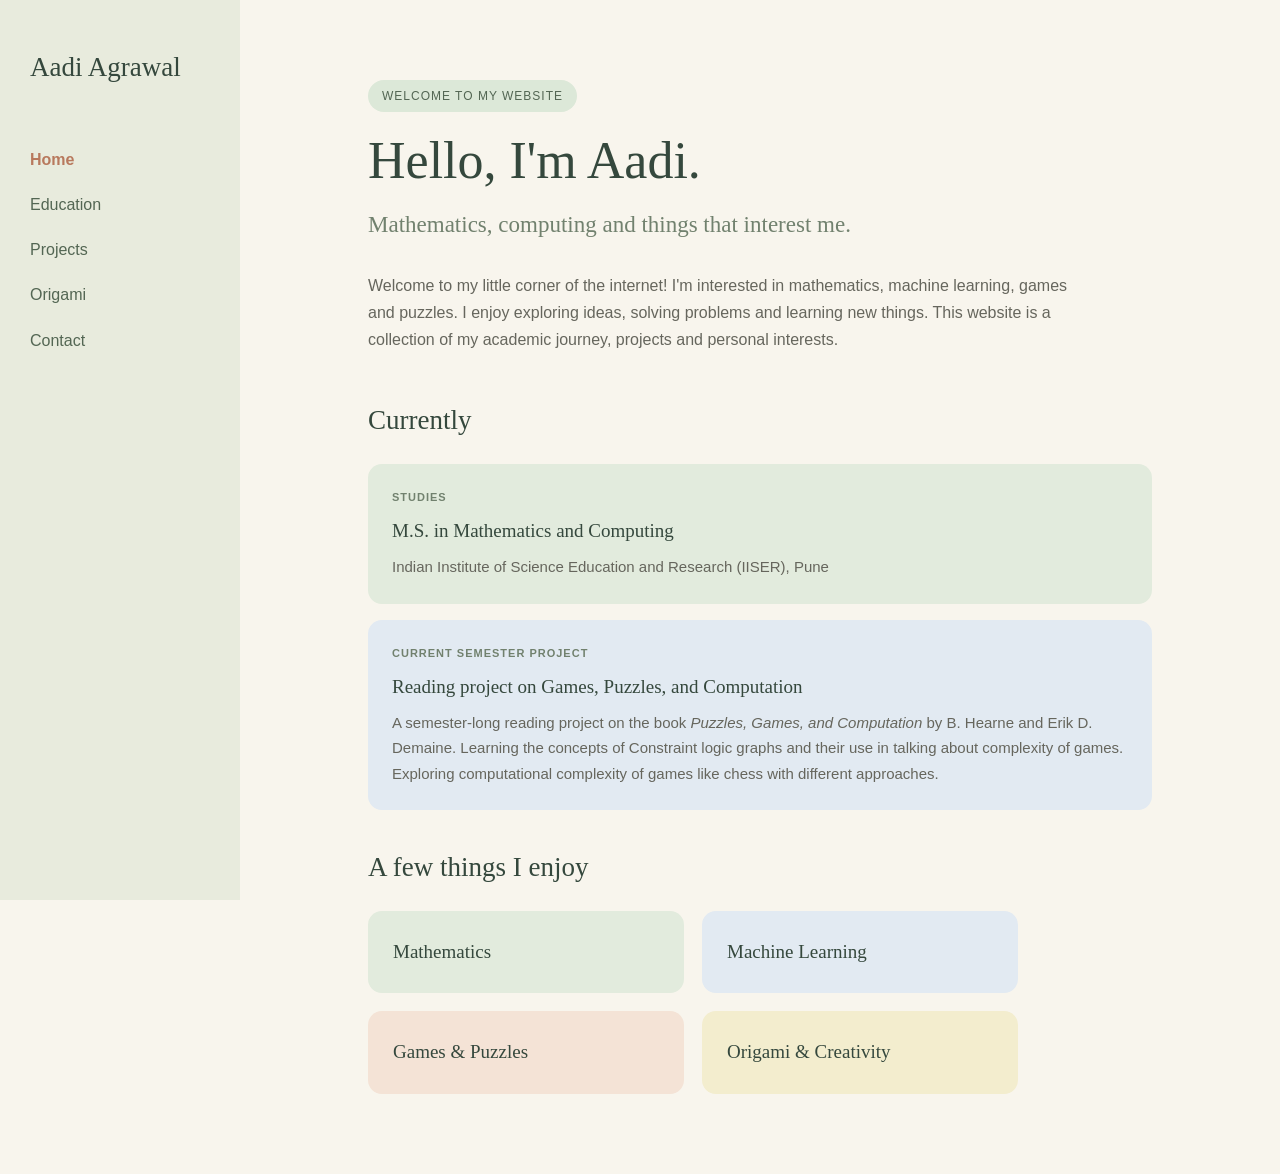
<file: index.html>
<!DOCTYPE html>
<html lang="en">
<head>
  <meta charset="UTF-8">
  <meta name="viewport" content="width=device-width, initial-scale=1.0">

  <title>Aadi Agrawal | Portfolio</title>

  <link rel="stylesheet" href="css/style.css">
  <script src="js/main.js" defer></script>
</head>

<body>

  <aside class="sidebar">
    <div class="logo">Aadi Agrawal</div>

    <nav>
      <a href="index.html">Home</a>
      <a href="education.html">Education</a>
      <a href="projects.html">Projects</a>
      <a href="origami.html">Origami</a>
      <a href="contact.html">Contact</a>
    </nav>
  </aside>

  <main>

    <div class="welcome">WELCOME TO MY WEBSITE</div>

    <h1>Hello, I'm Aadi.</h1>

    <p class="subtitle">
      Mathematics, computing and things that interest me.
    </p>

    <p class="intro">
      Welcome to my little corner of the internet! I'm interested in
      mathematics, machine learning, games and puzzles. I enjoy exploring
      ideas, solving problems and learning new things. This website is a
      collection of my academic journey, projects and personal interests.
    </p>

    <section class="current-section">

      <h2 class="section-title">Currently</h2>

      <div class="card green">
        <div class="card-label">STUDIES</div>

        <h3>M.S. in Mathematics and Computing</h3>

        <p>
          Indian Institute of Science Education and Research (IISER), Pune
        </p>
      </div>

      <div class="card blue">
        <div class="card-label">CURRENT SEMESTER PROJECT</div>

        <h3>Reading project on Games, Puzzles, and Computation</h3>

        <p>
          A semester-long reading project on the book 
          <em>Puzzles, Games, and Computation</em>
          by B. Hearne and Erik D. Demaine.
          Learning the concepts of Constraint logic graphs and their use in talking about complexity of games.
          Exploring computational complexity of games like chess with different approaches.
        </p>

      </div>

    </section>

      <h2 class="section-title">A few things I enjoy</h2>

    <div class="interest-grid">
      <a href="education.html" class="interest green">
        Mathematics
      </a>

      <a href="projects.html#machine-learning" class="interest blue">
        Machine Learning
      </a>

      <a href="projects.html#games-puzzles" class="interest peach">
        Games & Puzzles
      </a>

      <a href="origami.html" class="interest yellow">
        Origami & Creativity
      </a>
    </div>

    

  </main>

</body>
</html>
</file>
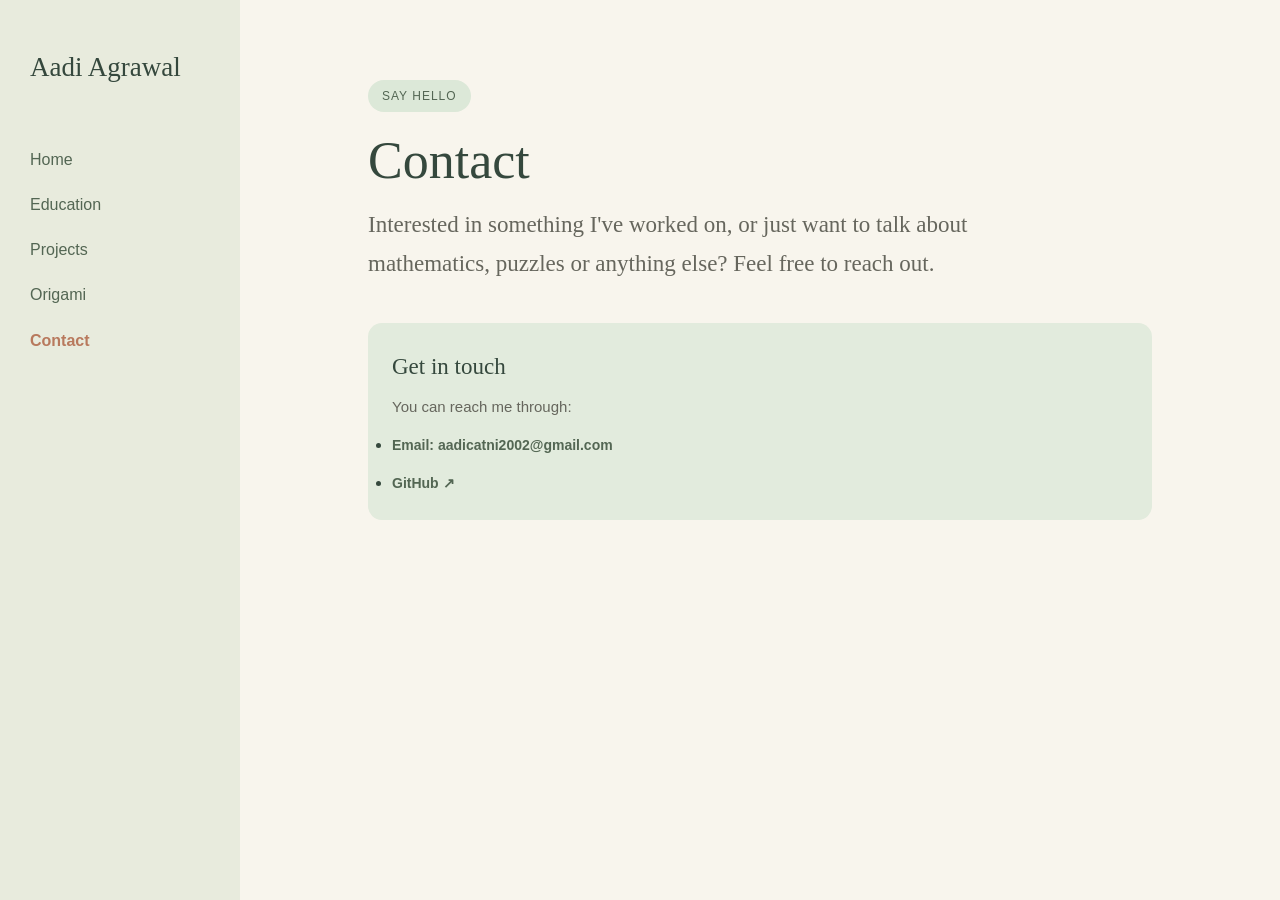
<file: contact.html>
<!DOCTYPE html>
<html lang="en">
<head>
  <meta charset="UTF-8">
  <meta name="viewport" content="width=device-width, initial-scale=1.0">

  <title>Contact | Aadi Agrawal</title>

  <link rel="stylesheet" href="css/style.css">
  <script src="js/main.js" defer></script>
</head>

<body>

  <aside class="sidebar">
    <div class="logo">Aadi Agrawal</div>

    <nav>
      <a href="index.html">Home</a>
      <a href="education.html">Education</a>
      <a href="projects.html">Projects</a>
      <a href="origami.html">Origami</a>
      <a href="contact.html">Contact</a>
    </nav>
  </aside>

  <main class="main-content">

    <div class="page-header">
      <p class="welcome">SAY HELLO</p>
      <h1>Contact</h1>

      <p class="subtitle">
        Interested in something I've worked on, or just want to talk
        about mathematics, puzzles or anything else? Feel free to reach out.
      </p>
    </div>

    <section class="card green">
      <h2>Get in touch</h2>

      <p>You can reach me through:</p>

      <ul>
        <li>
          <a href="mailto:aadicatni2002@gmail.com">
            Email: aadicatni2002@gmail.com
          </a>
        </li>

        <li>
          <a href="https://github.com/aadicatni"
             target="_blank" rel="noopener noreferrer">
            GitHub ↗
          </a>
        </li>
      </ul>
    </section>

  </main>

</body>
</html>
</file>
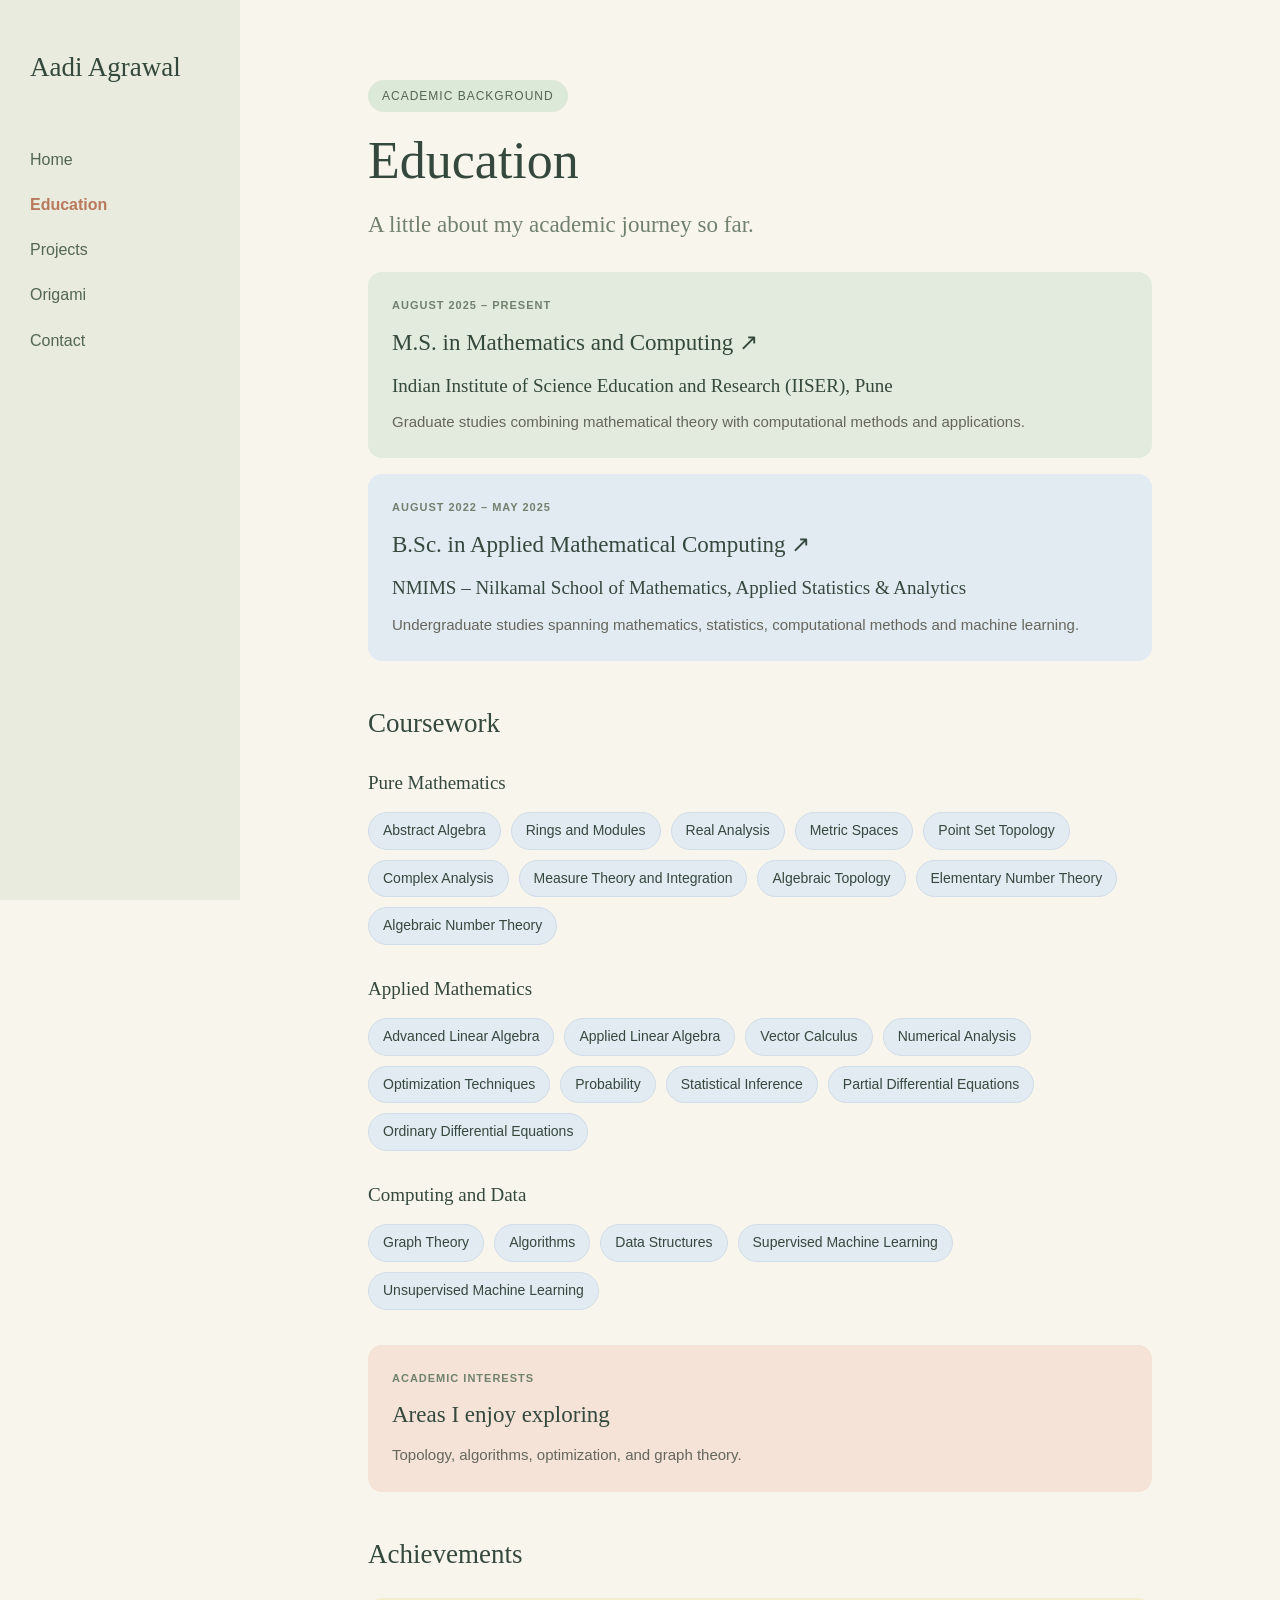
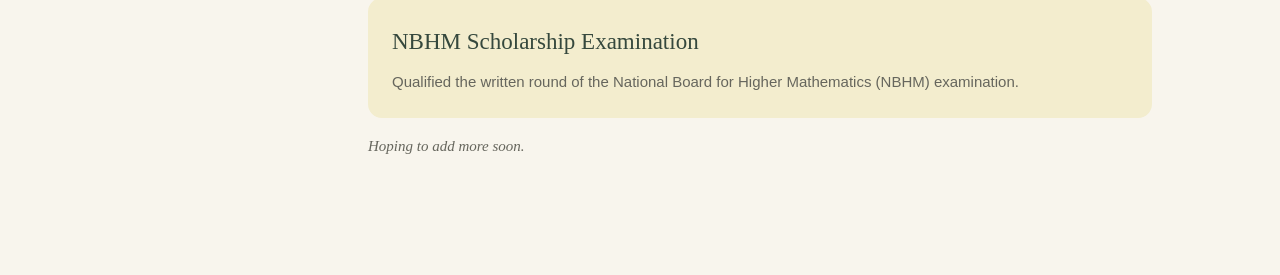
<file: education.html>
<!DOCTYPE html>
<html lang="en">
<head>
  <meta charset="UTF-8">
  <meta name="viewport" content="width=device-width, initial-scale=1.0">

  <title>Education | Aadi Agrawal</title>

  <link rel="stylesheet" href="css/style.css">
  <script src="js/main.js" defer></script>
</head>

<body>

  <aside class="sidebar">
    <div class="logo">Aadi Agrawal</div>

    <nav>
      <a href="index.html">Home</a>
      <a href="education.html">Education</a>
      <a href="projects.html">Projects</a>
      <a href="origami.html">Origami</a>
      <a href="contact.html">Contact</a>
    </nav>
  </aside>

  <main>

    <div class="welcome">ACADEMIC BACKGROUND</div>

    <h1>Education</h1>

    <p class="subtitle">
      A little about my academic journey so far.
    </p>

    <section class="card green">
      <div class="card-label">AUGUST 2025 – PRESENT</div>

      <h2>
        <a class="degree-link"
           href="https://www.iiserpune.ac.in/research/department/mathematics/admissions"
           target="_blank" rel="noopener noreferrer">
          M.S. in Mathematics and Computing ↗
        </a>
      </h2>

      <h3>Indian Institute of Science Education and Research (IISER), Pune</h3>

      <p>
        Graduate studies combining mathematical theory with computational
        methods and applications.
      </p>
    </section>

    <section class="card blue">
      <div class="card-label">AUGUST 2022 – MAY 2025</div>

      <h2>
        <a class="degree-link"
           href="https://mathematics.nmims.edu/academics/programs/bsc-applied-mathematical-computing/"
           target="_blank" rel="noopener noreferrer">
          B.Sc. in Applied Mathematical Computing ↗
        </a>
      </h2>

      <h3>
        NMIMS – Nilkamal School of Mathematics, Applied Statistics & Analytics
      </h3>

      <p>
        Undergraduate studies spanning mathematics, statistics,
        computational methods and machine learning.
      </p>
    </section>

    <section class="coursework-section">
      <h2 class="section-title">Coursework</h2>

      <div class="coursework-group">
        <h3>Pure Mathematics</h3>

        <div class="coursework-tags">
          <span>Abstract Algebra</span>
          <span>Rings and Modules</span>
          <span>Real Analysis</span>
          <span>Metric Spaces</span>
          <span>Point Set Topology</span>
          <span>Complex Analysis</span>
          <span>Measure Theory and Integration</span>
          <span>Algebraic Topology</span>
          <span>Elementary Number Theory</span>
          <span>Algebraic Number Theory</span>
        </div>
      </div>

      <div class="coursework-group">
        <h3>Applied Mathematics</h3>

        <div class="coursework-tags">
          <span>Advanced Linear Algebra</span>
          <span>Applied Linear Algebra</span>
          <span>Vector Calculus</span>
          <span>Numerical Analysis</span>
          <span>Optimization Techniques</span>
          <span>Probability</span>
          <span>Statistical Inference</span>
          <span>Partial Differential Equations</span>
          <span>Ordinary Differential Equations</span>
        </div>
      </div>

      <div class="coursework-group">
        <h3>Computing and Data</h3>

        <div class="coursework-tags">
          <span>Graph Theory</span>
          <span>Algorithms</span>
          <span>Data Structures</span>
          <span>Supervised Machine Learning</span>
          <span>Unsupervised Machine Learning</span>
        </div>
      </div>
    </section>

    <section class="card peach">
      <div class="card-label">ACADEMIC INTERESTS</div>

      <h2>Areas I enjoy exploring</h2>

      <p>
        Topology, algorithms, optimization, and graph theory.
      </p>
    </section>

    <section class="achievements-section">
      <h2 class="section-title">Achievements</h2>

      <div class="card yellow">
        <h2>NBHM Scholarship Examination</h2>

        <p>
          Qualified the written round of the National Board for
          Higher Mathematics (NBHM) examination.
        </p>
      </div>

      <p class="achievement-note">Hoping to add more soon.</p>
    </section>

  </main>

</body>
</html>
</file>
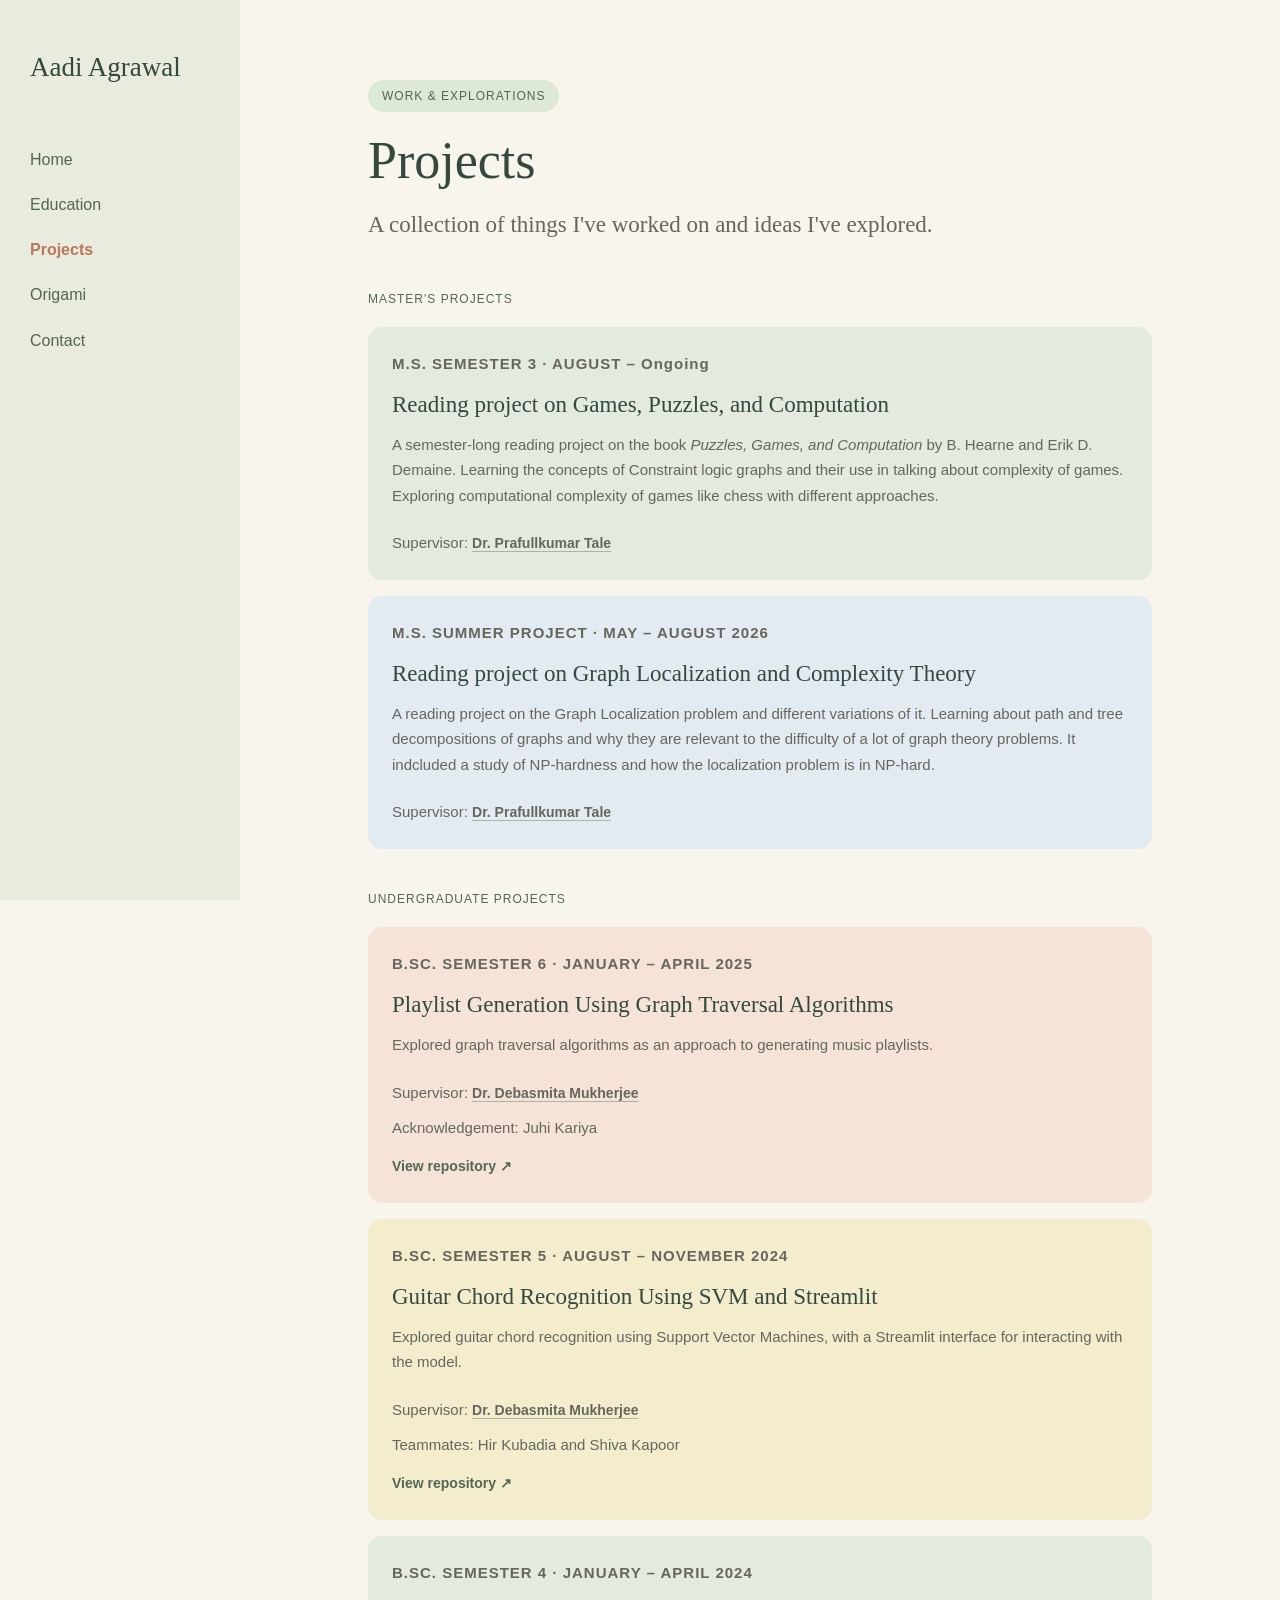
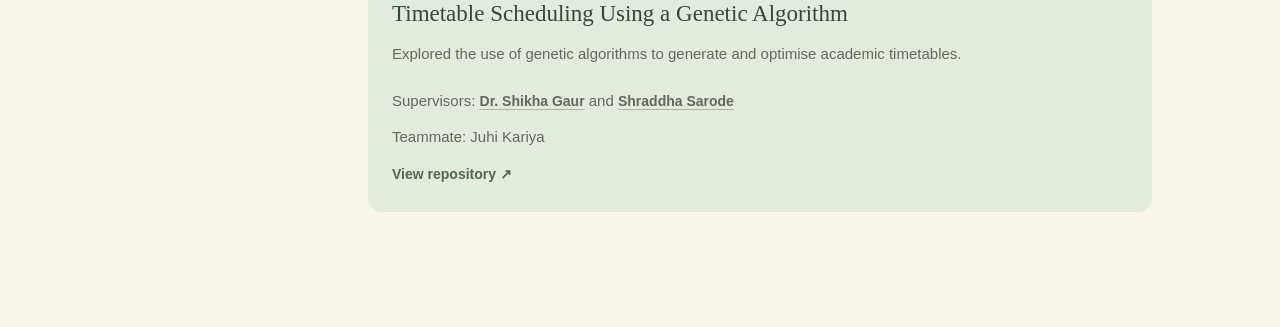
<file: projects.html>
<!DOCTYPE html>
<html lang="en">
<head>
  <meta charset="UTF-8">
  <meta name="viewport" content="width=device-width, initial-scale=1.0">

  <title>Projects | Aadi Agrawal</title>

  <link rel="stylesheet" href="css/style.css">
  <script src="js/main.js" defer></script>
</head>

<body>

  <aside class="sidebar">
    <div class="logo">Aadi Agrawal</div>

    <nav>
      <a href="index.html">Home</a>
      <a href="education.html">Education</a>
      <a href="projects.html">Projects</a>
      <a href="origami.html">Origami</a>
      <a href="contact.html">Contact</a>
    </nav>
  </aside>

  <main class="main-content">

    <div class="page-header">
      <p class="welcome">WORK & EXPLORATIONS</p>
      <h1>Projects</h1>
      <p class="subtitle">A collection of things I've worked on and ideas I've explored.</p>
    </div>

    <section id="games-puzzles">
      <p class="eyebrow">MASTER'S PROJECTS</p>

      <div class="card green">
        <p class="card-label">M.S. SEMESTER 3 · AUGUST – Ongoing</p>

        <h2>Reading project on Games, Puzzles, and Computation</h2>

        <p>
          A semester-long reading project on the book 
          <em>Puzzles, Games, and Computation</em>
          by B. Hearne and Erik D. Demaine.
          Learning the concepts of Constraint logic graphs and their use in talking about complexity of games.
          Exploring computational complexity of games like chess with different approaches.
        </p>
          <p class="muted">
            Supervisor:
            <a href="https://pptale.github.io"
              target="_blank" rel="noopener noreferrer">
              Dr. Prafullkumar Tale
            </a>
          </p>
      </div>

      <div class="card blue">
        <p class="card-label">M.S. SUMMER PROJECT · MAY – AUGUST 2026</p>

        <h2> Reading project on Graph Localization and Complexity Theory</h2>

        <p>
          A reading project on the Graph Localization problem and different variations of it. 
          Learning about path and tree decompositions of graphs and 
          why they are relevant to the difficulty of a lot of graph theory problems.
          It indcluded a study of NP-hardness and how the localization problem is in NP-hard.
        </p>

        <p class="muted">
            Supervisor:
            <a href="https://pptale.github.io"
              target="_blank" rel="noopener noreferrer">
              Dr. Prafullkumar Tale
            </a>
          </p>
      </div>
    </section>

    <section>
      <p class="eyebrow">UNDERGRADUATE PROJECTS</p>

      <div class="card peach" id="machine-learning">
        <p class="card-label">B.SC. SEMESTER 6 · JANUARY – APRIL 2025</p>

        <h2>Playlist Generation Using Graph Traversal Algorithms</h2>

        <p>
          Explored graph traversal algorithms as an approach to
          generating music playlists.
        </p>

        <p class="muted">
          Supervisor:
          <a href="https://mathematics.nmims.edu/faculty-and-research/faculty/debasmita-mukherjee/"
            target="_blank" rel="noopener noreferrer">
            Dr. Debasmita Mukherjee
          </a>
        </p>
        <p class="muted">Acknowledgement: Juhi Kariya</p>

        <a href="https://github.com/aadicatni/Bsc_sem6"
           target="_blank" rel="noopener noreferrer">
          View repository ↗
        </a>
      </div>

      <div class="card yellow">
        <p class="card-label">B.SC. SEMESTER 5 · AUGUST – NOVEMBER 2024</p>

        <h2>Guitar Chord Recognition Using SVM and Streamlit</h2>

        <p>
          Explored guitar chord recognition using Support Vector Machines,
          with a Streamlit interface for interacting with the model.
        </p>

        <p class="muted">
          Supervisor:
          <a href="https://mathematics.nmims.edu/faculty-and-research/faculty/debasmita-mukherjee/"
            target="_blank" rel="noopener noreferrer">
            Dr. Debasmita Mukherjee
          </a>
        </p>
        <p class="muted">Teammates: Hir Kubadia and Shiva Kapoor</p>

        <a href="https://github.com/shiva929/guitar_chord_prediction"
           target="_blank" rel="noopener noreferrer">
          View repository ↗
        </a>
      </div>

      <div class="card green">
        <p class="card-label">B.SC. SEMESTER 4 · JANUARY – APRIL 2024</p>

        <h2>Timetable Scheduling Using a Genetic Algorithm</h2>

        <p>
          Explored the use of genetic algorithms to generate and
          optimise academic timetables.
        </p>

        <p class="muted">
          Supervisors:
          <a href="https://mathematics.nmims.edu/faculty-and-research/faculty/dr-shikha-gaur/"
            target="_blank" rel="noopener noreferrer">
            Dr. Shikha Gaur
          </a>
          and
          <a href="https://mathematics.nmims.edu/faculty-and-research/faculty/shradhha-sarode/"
            target="_blank" rel="noopener noreferrer">
            Shraddha Sarode
          </a>
        </p>
        <p class="muted">Teammate: Juhi Kariya</p>

        <a href="https://github.com/aadicatni/Bsc_sem4"
           target="_blank" rel="noopener noreferrer">
          View repository ↗
        </a>
      </div>
    </section>

  </main>

</body>
</html>
</file>
<file: css/style.css>
/* ========================================
   1. DESIGN VARIABLES
======================================== */

:root {
  --background: #F8F5ED;
  --sidebar: #E8EBDD;

  --green: #E2EBDD;
  --blue: #E2EAF2;
  --peach: #F4E3D6;
  --yellow: #F3EDCE;

  --text: #35483D;
  --text-muted: #66665D;
  --accent: #B8795D;
  --sidebar-text: #536653;

  --heading-font: Georgia, serif;
  --body-font: Arial, sans-serif;

  --sidebar-width: 240px;
  --content-width: 1100px;
}


/* ========================================
   2. GLOBAL STYLES
======================================== */

* {
  margin: 0;
  padding: 0;
  box-sizing: border-box;
}

html {
  scroll-behavior: smooth;
}

body {
  font-family: var(--body-font);
  background: var(--background);
  color: var(--text);
  line-height: 1.7;
}

h1,
h2,
h3 {
  font-family: var(--heading-font);
  font-weight: normal;
}

a {
  color: inherit;
}

a:focus-visible {
  outline: 2px solid var(--accent);
  outline-offset: 4px;
}


/* ========================================
   3. SIDEBAR NAVIGATION
======================================== */

.sidebar {
  width: var(--sidebar-width);
  height: 100vh;
  position: fixed;
  top: 0;
  left: 0;
  background: var(--sidebar);
  padding: 45px 30px;
  display: flex;
  flex-direction: column;
  z-index: 100;
}

.logo {
  font-family: var(--heading-font);
  font-size: 27px;
  margin-bottom: 55px;
}

.sidebar nav {
  display: flex;
  flex-direction: column;
  gap: 18px;
}

.sidebar nav a {
  text-decoration: none;
  color: var(--sidebar-text);
  font-size: 16px;
  transition: color 0.2s, padding 0.2s;
  width: fit-content;
}

.sidebar nav a:hover {
  color: var(--accent);
  padding-left: 5px;
}

.sidebar nav a.active {
  color: var(--accent);
  font-weight: bold;
}


/* ========================================
   4. MAIN CONTENT
======================================== */

main {
  margin-left: var(--sidebar-width);
  padding: 80px 10%;
  max-width: calc(var(--content-width) + var(--sidebar-width));
  min-height: 100vh;
}

.welcome,
.eyebrow {
  display: inline-block;
  color: var(--sidebar-text);
  font-size: 12px;
  letter-spacing: 1px;
  margin-bottom: 18px;
}

.welcome {
  background: #DCE8D8;
  padding: 6px 14px;
  border-radius: 20px;
}

h1 {
  font-size: 52px;
  line-height: 1.2;
  margin-bottom: 12px;
}

.subtitle {
  font-family: var(--heading-font);
  font-size: 23px;
  color: #71816E;
  margin-bottom: 28px;
}

.intro {
  max-width: 700px;
  color: var(--text-muted);
  font-size: 16px;
  margin-bottom: 45px;
}

.page-header {
  margin-bottom: 40px;
}

.page-header h1 {
  margin-bottom: 12px;
}

.page-header > p:last-child {
  color: var(--text-muted);
  max-width: 700px;
}

.section-title {
  font-size: 27px;
  margin-bottom: 20px;
}

section {
  margin-bottom: 35px;
}


/* ========================================
   5. CARDS
======================================== */

.card {
  padding: 24px;
  border-radius: 14px;
  margin-bottom: 16px;
  transition: transform 0.2s, box-shadow 0.2s;
}

.card:hover {
  transform: translateY(-2px);
  box-shadow: 0 5px 18px rgba(53, 72, 61, 0.06);
}

.card h2 {
  font-size: 23px;
  margin-bottom: 8px;
}

.card h3 {
  font-size: 19px;
  margin-bottom: 7px;
}

.card p {
  color: var(--text-muted);
  font-size: 15px;
}

.card p + p {
  margin-top: 10px;
}

.card-label {
  display: block;
  font-size: 11px;
  letter-spacing: 1px;
  font-weight: bold;
  color: #71816E;
  margin-bottom: 8px;
}

.muted {
  color: var(--text-muted);
  font-size: 13px;
}


/* Pastel backgrounds */

.green {
  background: var(--green);
}

.blue {
  background: var(--blue);
}

.peach {
  background: var(--peach);
}

.yellow {
  background: var(--yellow);
}


/* Links inside cards */

.card a {
  display: inline-block;
  margin-top: 14px;
  color: var(--sidebar-text);
  font-size: 14px;
  font-weight: bold;
  text-decoration: none;
  transition: color 0.2s;
}

.card a:hover {
  color: var(--accent);
  text-decoration: underline;
}


/* ========================================
   6. INTEREST GRID
======================================== */

.interest-grid {
  display: grid;
  grid-template-columns: repeat(2, minmax(0, 1fr));
  gap: 18px;
  max-width: 650px;
}

.interest {
  padding: 25px;
  border-radius: 14px;
  font-family: var(--heading-font);
  font-size: 19px;
}


/* ========================================
   7. ORIGAMI GALLERY
======================================== */

.origami-gallery,
.gallery {
  display: grid;
  grid-template-columns: repeat(3, minmax(0, 1fr));
  gap: 24px;
}

.gallery-item {
  cursor: pointer;
  border-radius: 12px;
  overflow: hidden;
}

.gallery-placeholder {
  aspect-ratio: 4 / 5;
  background: var(--green);
  border-radius: 12px;
  display: flex;
  align-items: center;
  justify-content: center;
  color: var(--sidebar-text);
  font-family: var(--heading-font);
  font-size: 17px;
  text-align: center;
  padding: 20px;
}

.gallery-item img {
  display: block;
  width: 100%;
  aspect-ratio: 4 / 5;
  object-fit: cover;
  border-radius: 12px;
  transition: transform 0.3s;
}

.gallery-item:hover img {
  transform: scale(1.04);
}

.gallery-item h3 {
  font-size: 18px;
  margin-top: 12px;
}


/* ========================================
   8. RESPONSIVE DESIGN
======================================== */

@media (max-width: 1000px) {
  main {
    padding: 60px 7%;
  }

  .origami-gallery,
  .gallery {
    grid-template-columns: repeat(2, minmax(0, 1fr));
  }
}

@media (max-width: 700px) {
  .sidebar {
    width: 100%;
    height: auto;
    position: relative;
    padding: 20px 25px;
  }

  .logo {
    font-size: 25px;
    margin-bottom: 15px;
  }

  .sidebar nav {
    flex-direction: row;
    flex-wrap: wrap;
    gap: 10px 20px;
  }

  main {
    margin-left: 0;
    padding: 45px 25px;
  }

  h1 {
    font-size: 40px;
  }

  .subtitle {
    font-size: 20px;
  }

  .interest-grid {
    grid-template-columns: 1fr;
  }

  .origami-gallery,
  .gallery {
    grid-template-columns: repeat(2, minmax(0, 1fr));
  }
}

@media (max-width: 400px) {
  .origami-gallery,
  .gallery {
    grid-template-columns: 1fr;
  }
}


/* ========================================
   9. REDUCED MOTION
======================================== */

@media (prefers-reduced-motion: reduce) {
  *,
  *::before,
  *::after {
    scroll-behavior: auto !important;
    transition-duration: 0.01ms !important;
    animation-duration: 0.01ms !important;
  }
}


/* ========================================
   10. ORIGAMI LIGHTBOX
======================================== */

.lightbox {
  display: none;
  position: fixed;
  inset: 0;
  z-index: 1000;
  background: rgba(35, 45, 38, 0.92);
  align-items: center;
  justify-content: center;
  padding: 40px;
}

.lightbox.open {
  display: flex;
}

.lightbox figure {
  text-align: center;
  max-width: 85%;
  max-height: 85vh;
}

.lightbox-image {
  display: block;
  max-width: 100%;
  max-height: 75vh;
  object-fit: contain;
  margin: auto;
  border-radius: 8px;
}

.lightbox-caption {
  color: #F8F5ED;
  margin-top: 16px;
  font-family: Georgia, serif;
  font-size: 18px;
}

.lightbox button {
  position: absolute;
  border: none;
  background: transparent;
  color: #F8F5ED;
  cursor: pointer;
  font-size: 36px;
  padding: 10px;
}

.lightbox button:hover {
  color: #E8C5A9;
}

.lightbox-close {
  top: 20px;
  right: 30px;
}

.lightbox-prev {
  left: 25px;
}

.lightbox-next {
  right: 25px;
}

@media (max-width: 600px) {
  .lightbox {
    padding: 20px;
  }

  .lightbox figure {
    max-width: 100%;
  }

  .lightbox-prev {
    left: 5px;
  }

  .lightbox-next {
    right: 5px;
  }
}


/* ========================================
   11. EDUCATION PAGE
======================================== */

/* Degree links */

.card h2 a.degree-link {
  display: inline;
  margin: 0;
  color: inherit;
  font-family: inherit;
  font-size: inherit;
  font-weight: normal;
  text-decoration: none;
}

.card h2 a.degree-link:hover {
  color: var(--accent);
  text-decoration: underline;
}


/* Coursework groups */

.coursework-section {
  margin-top: 40px;
}

.coursework-group {
  margin-bottom: 28px;
}

.coursework-group h3 {
  font-size: 19px;
  margin-bottom: 13px;
}


/* Rounded coursework labels */

.coursework-tags {
  display: flex;
  flex-wrap: wrap;
  align-items: center;
  gap: 10px;
}

.coursework-tags span {
  display: inline-block;
  background: var(--blue);
  border: 1px solid #D1DDE8;
  color: var(--text);
  border-radius: 20px;
  padding: 8px 14px;
  font-family: var(--body-font);
  font-size: 14px;
  line-height: 1.4;
  transition: background 0.2s, transform 0.2s;
}

.coursework-tags span:hover {
  background: #D3E0EC;
  transform: translateY(-2px);
}


/* Achievements */

.achievements-section {
  margin-top: 40px;
}

.achievement-note {
  margin-top: 12px;
  color: var(--text-muted);
  font-family: var(--heading-font);
  font-size: 15px;
  font-style: italic;
}
/* Clickable homepage interest tiles */

a.interest {
  display: block;
  text-decoration: none;
  color: var(--text);
  transition: transform 0.2s, box-shadow 0.2s;
}

a.interest:hover {
  transform: translateY(-3px);
  box-shadow: 0 5px 18px rgba(53, 72, 61, 0.10);
}

a.interest:focus-visible {
  outline: 2px solid var(--accent);
  outline-offset: 4px;
}
.muted a {
  color: inherit;
  text-decoration: underline;
  text-decoration-color: #AAB5A5;
  text-underline-offset: 3px;
  transition: color 0.2s;
}

.muted a:hover {
  color: var(--accent);
}
</file>
